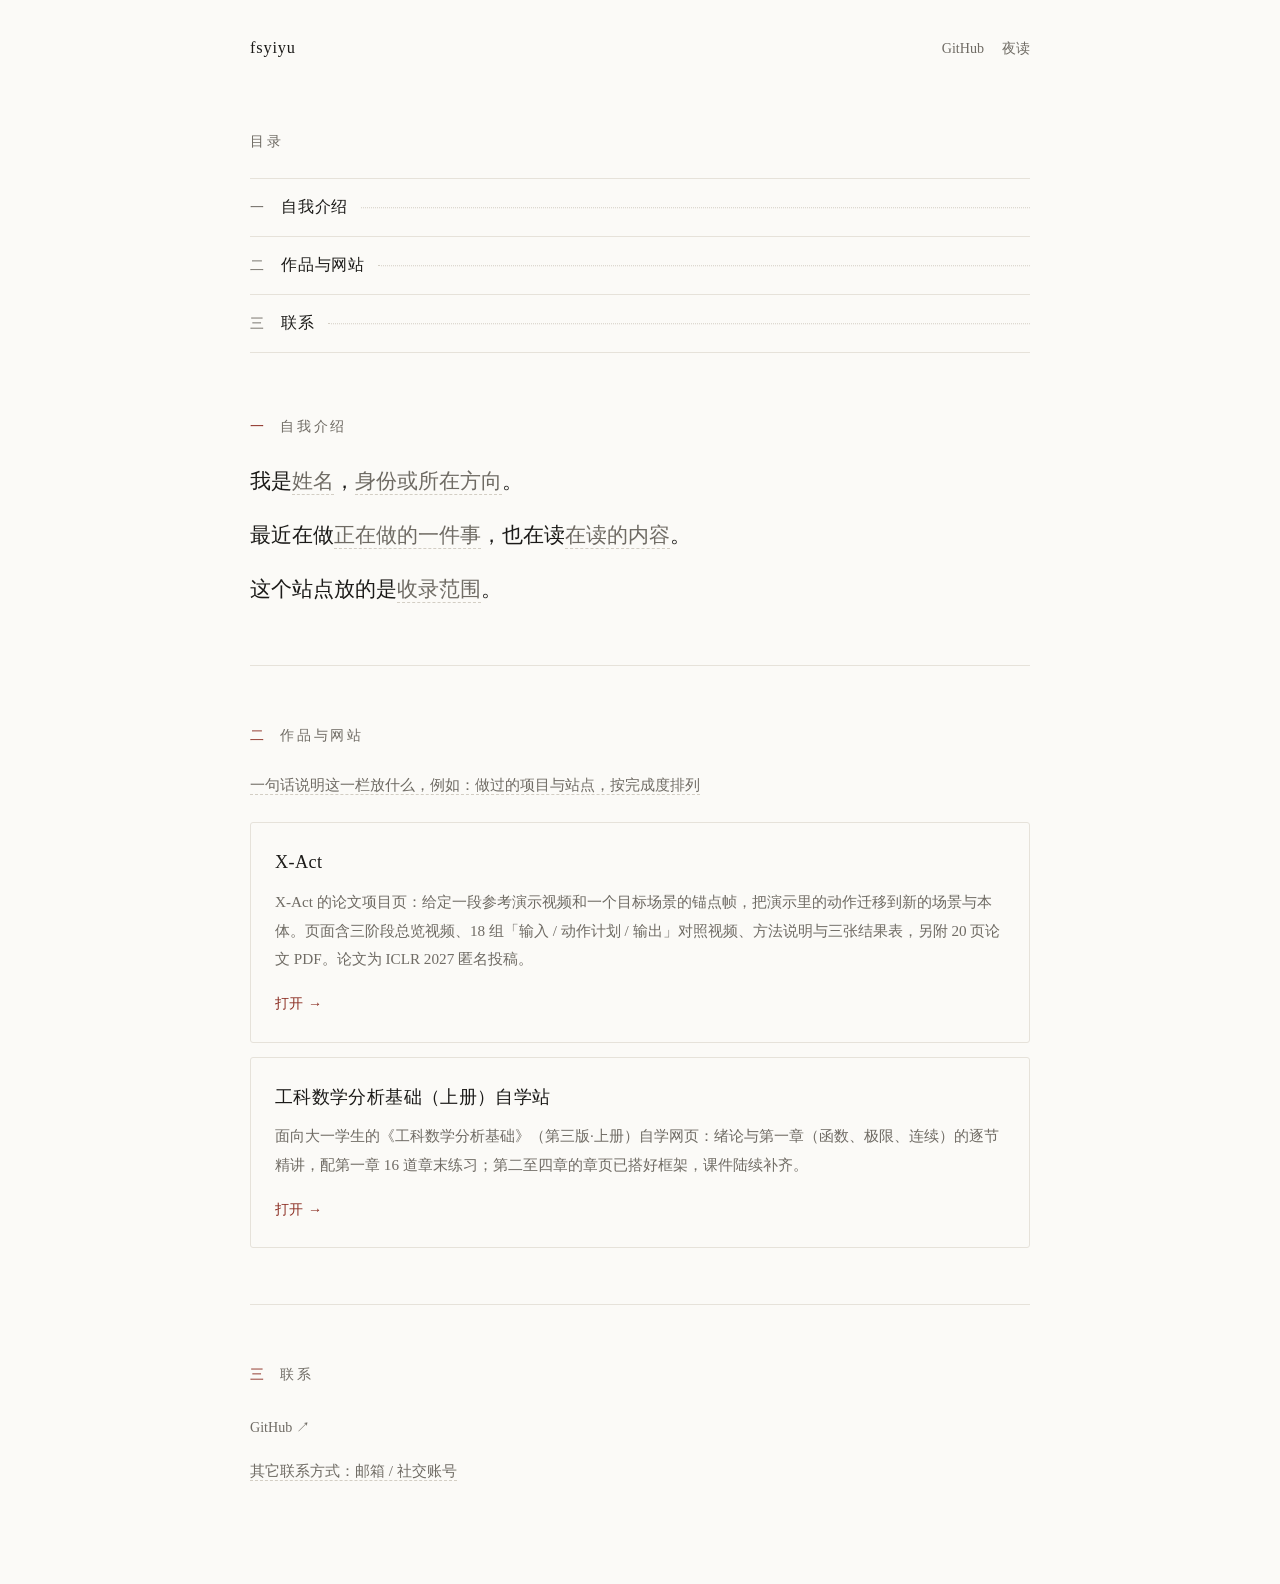
<file: portfolio/index.html>
<!DOCTYPE html>
<html lang="zh-CN">

<head>
  <meta charset="UTF-8">
  <meta name="viewport" content="width=device-width, initial-scale=1.0">
  <title>fsyiyu</title>
  <meta name="description" content="测试文本">
  <meta name="theme-color" content="#fbfaf7">
  <meta name="color-scheme" content="light dark">
  <link rel="icon" type="image/svg+xml" href="site/favicon.svg">
  <link rel="stylesheet" href="site/home.css">
  <script>
    (function () {
      try {
        var t = localStorage.getItem("fp-theme");
        if (!t) t = window.matchMedia("(prefers-color-scheme: dark)").matches ? "night" : "day";
        if (t === "night") document.documentElement.setAttribute("data-theme", "night");
      } catch (e) {}
    })();
  </script>
</head>

<body>
  <a class="skip" href="#toc">跳到目录</a>

  <header class="bar">
    <div class="wrap bar__inner">
      <span class="name" id="name"></span>
      <div class="bar__right">
        <nav class="tools" id="tools" aria-label="外部链接"></nav>
        <button class="toggle" id="theme" type="button" aria-label="切换日读与夜读">夜读</button>
      </div>
    </div>
  </header>

  <main>
    <nav class="wrap toc" id="toc" aria-label="目录"></nav>
    <section class="wrap block" id="intro" aria-label="自我介绍"></section>
    <section class="wrap block" id="works" aria-label="作品与网站"></section>
    <section class="wrap block" id="contact" aria-label="联系"></section>
  </main>

  <noscript>
    <div class="wrap block">
      <p class="sec__intro">
        这个页面的目录与卡片需要一小段 JavaScript 才能铺开，也可以直接访问：
        <a class="link" href="../x-act/">X-Act</a> ·
        <a class="link" href="https://fsyiyu.github.io/math-analysis-web/">工科数学分析基础（上册）自学站</a> ·
        <a class="link" href="https://github.com/fsyiyu">GitHub</a>
      </p>
    </div>
  </noscript>

  <script src="site/content.js"></script>
  <script src="site/home.js"></script>
</body>

</html>
</file>
<file: portfolio/site/home.css>
/* =============================================================================
   干净整洁的一套样式：纸色底、墨色字、发丝线；没有阴影、没有花哨装饰
   ========================================================================== */

:root {
  --paper: #fbfaf7;
  --ink: #1b1a18;
  --muted: #6f6b64;
  --line: #e6e2da;
  --line-2: #d3cec4;
  --accent: #8c2f24;
  --font: "Songti SC", "Source Han Serif SC", "SimSun", ui-serif, Georgia, serif;
  --wrap: 780px;
}

[data-theme="night"] {
  --paper: #121212;
  --ink: #eceae6;
  --muted: #8f8b84;
  --line: #2b2a28;
  --line-2: #3d3b38;
  --accent: #d4675a;
}

* { box-sizing: border-box; }

html {
  -webkit-text-size-adjust: 100%;
  scroll-behavior: smooth;
  scroll-padding-top: 24px;
}

body {
  margin: 0;
  background: var(--paper);
  color: var(--ink);
  font-family: var(--font);
  font-size: 17px;
  line-height: 1.9;
  -webkit-font-smoothing: antialiased;
  transition: background-color .3s ease, color .3s ease;
}

.wrap {
  width: min(100% - 48px, var(--wrap));
  margin-inline: auto;
}

a { color: inherit; text-decoration: none; }

:focus-visible {
  outline: 2px solid var(--accent);
  outline-offset: 3px;
  border-radius: 2px;
}

.skip {
  position: absolute; left: 16px; top: -60px;
  font-size: .9rem; color: var(--muted);
}
.skip:focus { top: 14px; }

/* 进场：整页一次淡入 ----------------------------------------------- */
main, .bar { opacity: 0; transition: opacity .45s ease; }
.is-ready main, .is-ready .bar { opacity: 1; }

/* 页首 ------------------------------------------------------------- */
.bar { padding: 32px 0 8px; }
.bar__inner {
  display: flex; align-items: baseline; justify-content: space-between; gap: 16px;
}
.name { font-size: 1.02rem; letter-spacing: .05em; }
.bar__right { display: flex; align-items: baseline; gap: 18px; }

.link, .toggle {
  font-family: var(--font);
  font-size: .88rem;
  color: var(--muted);
  background: none; border: 0; padding: 0; cursor: pointer;
  transition: color .2s ease;
}
.link:hover, .toggle:hover { color: var(--accent); }

/* 目录 ------------------------------------------------------------- */
.toc { padding: 56px 0 4px; }
.toc__list { margin: 0; padding: 0; list-style: none; }
.toc__row { border-top: 1px solid var(--line); }
.toc__row:last-child { border-bottom: 1px solid var(--line); }
.toc__row a {
  display: flex; align-items: baseline; gap: .8em;
  padding: 13px 0;
  transition: padding-left .2s ease, color .2s ease;
}
.toc__row a:hover { padding-left: 6px; color: var(--accent); }
.toc__num { font-size: .85rem; color: var(--muted); min-width: 1.3em; }
.toc__label { font-size: 1.02rem; letter-spacing: .04em; }
.toc__leader {
  flex: 1; border-bottom: 1px dotted var(--line-2);
  transform: translateY(-.22em);
}

/* 栏目标题 --------------------------------------------------------- */
.h {
  margin: 0 0 22px;
  font-size: .9rem;
  font-weight: 400;
  letter-spacing: .2em;
  color: var(--muted);
}
.h__num { margin-right: .9em; color: var(--accent); }

.block { padding: 56px 0; }
.block + .block { border-top: 1px solid var(--line); }
.block:last-child { padding-bottom: 76px; }

/* 自我介绍 --------------------------------------------------------- */
.lede p {
  margin: 0 0 .7em;
  font-size: 1.32rem;
  line-height: 1.85;
}
.lede p:last-child { margin-bottom: 0; }

/* 卡片 ------------------------------------------------------------- */
.sec__intro {
  margin: 0 0 22px;
  color: var(--muted);
  font-size: .95rem;
}

.cards { margin: 0; padding: 0; list-style: none; display: grid; gap: 14px; }

.card {
  display: block;
  padding: 22px 24px;
  border: 1px solid var(--line);
  border-radius: 3px;
  transition: border-color .22s ease, transform .22s ease;
}
.card:hover { border-color: var(--line-2); transform: translateY(-2px); }

.card__title {
  display: block;
  font-size: 1.14rem;
  letter-spacing: .02em;
  transition: color .2s ease;
}
.card:hover .card__title { color: var(--accent); }

.card__text {
  display: block;
  margin-top: 8px;
  color: var(--muted);
  font-size: .95rem;
}

.card__go {
  display: inline-flex; align-items: center; gap: .35em;
  margin-top: 16px;
  font-size: .88rem;
  color: var(--accent);
}
.card__arrow { display: inline-block; transition: transform .22s ease; }
.card:hover .card__arrow { transform: translateX(4px); }

/* 联系 ------------------------------------------------------------- */
.links { margin: 0 0 14px; padding: 0; list-style: none; }
.links li + li { margin-top: 8px; }

/* 占位〔…〕---------------------------------------------------------- */
.slot {
  color: var(--muted);
  border-bottom: 1px dashed var(--line-2);
  padding-bottom: 1px;
}

/* 小屏 ------------------------------------------------------------- */
@media (max-width: 560px) {
  body { font-size: 16px; }
  .toc { padding-top: 40px; }
  .block { padding: 42px 0; }
  .lede p { font-size: 1.15rem; }
  .card { padding: 18px 18px; }
}

@media (prefers-reduced-motion: reduce) {
  html { scroll-behavior: auto; }
  *, *::before, *::after { transition-duration: .001ms !important; }
  main, .bar { opacity: 1; }
  .card:hover { transform: none; }
}
</file>
